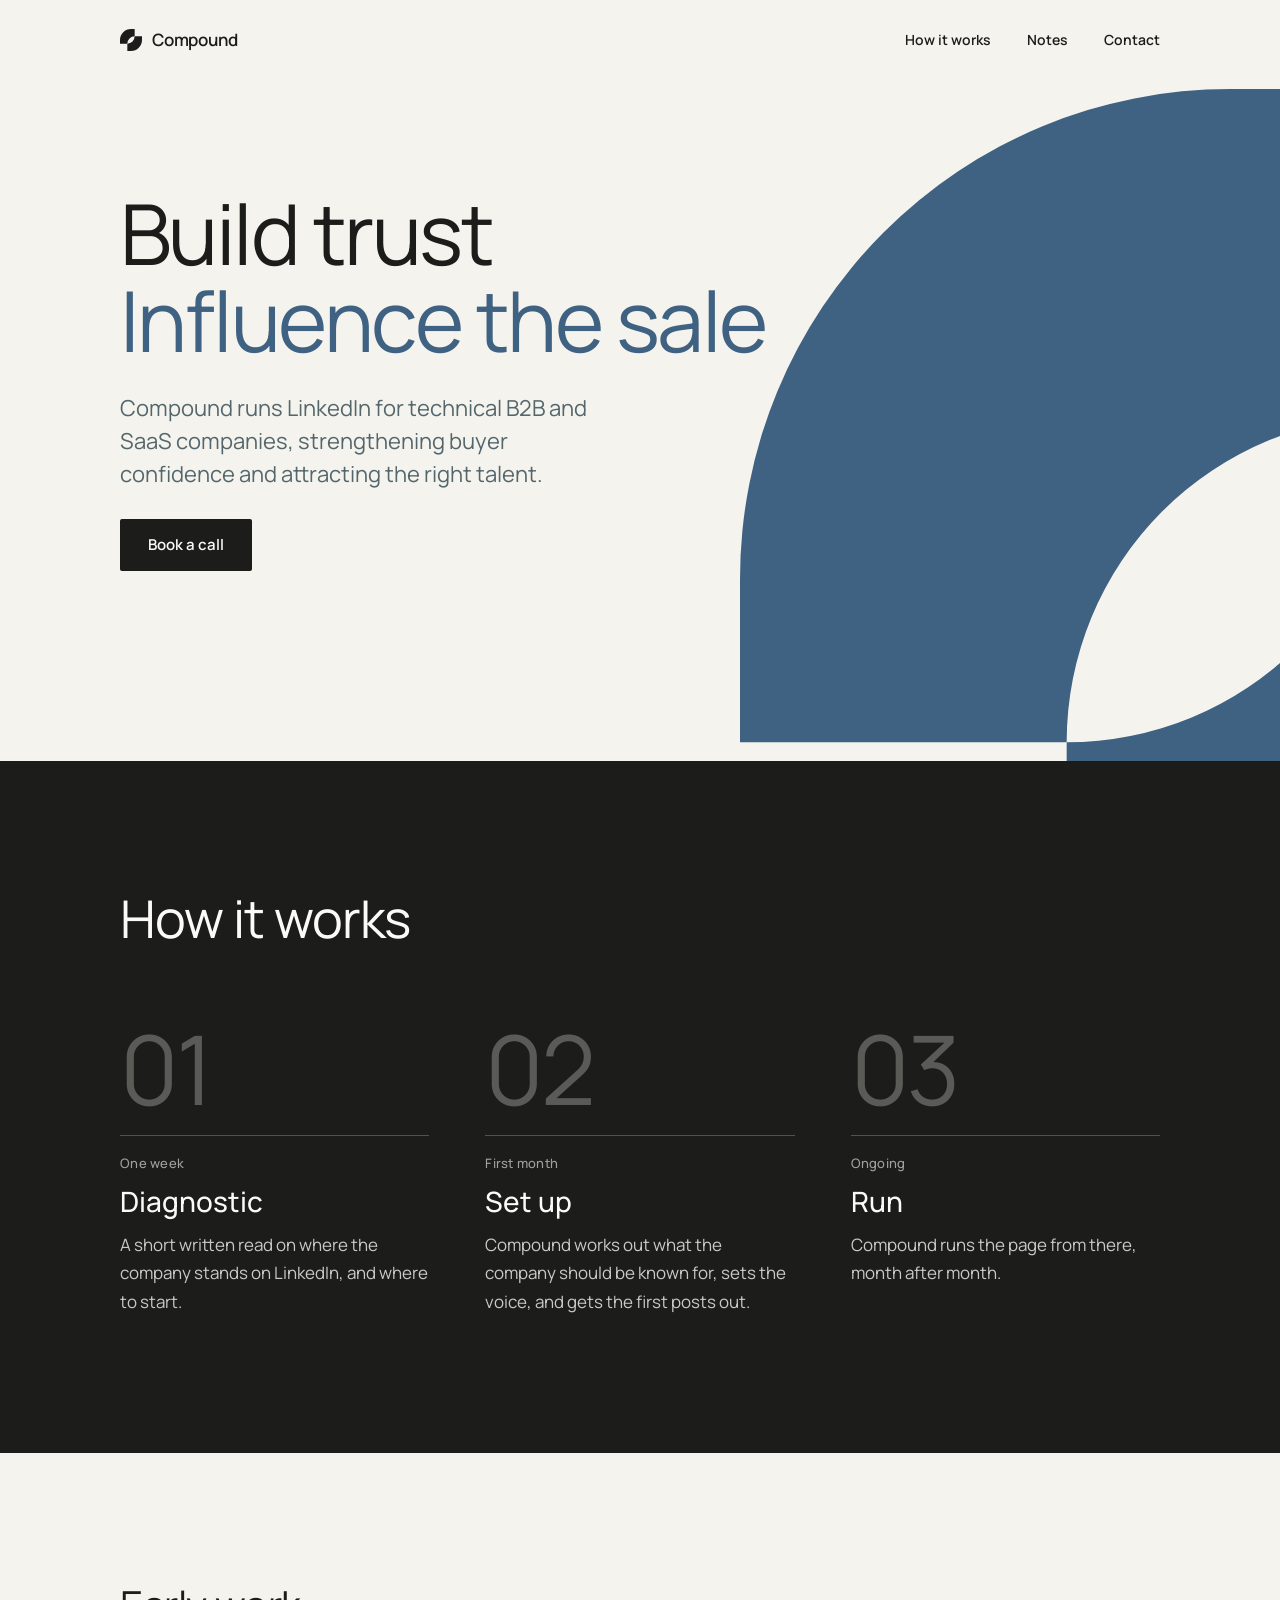
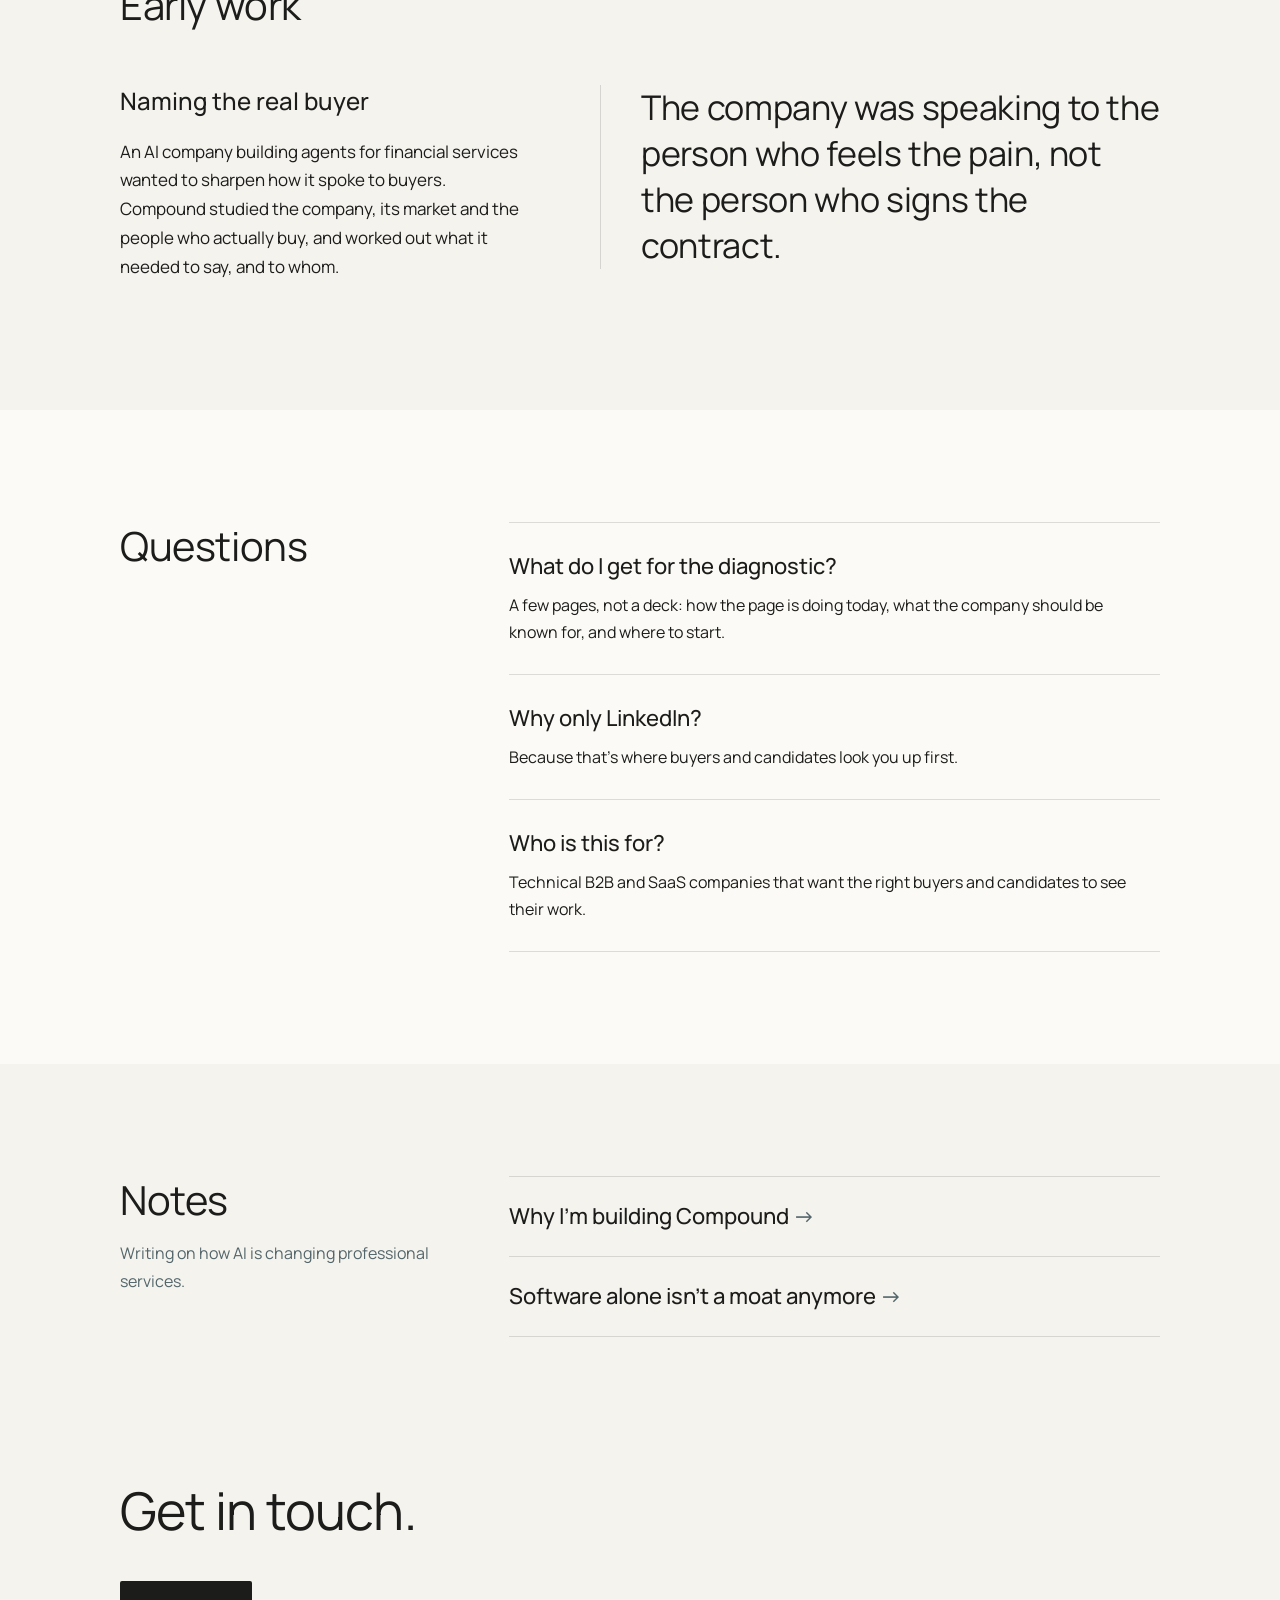
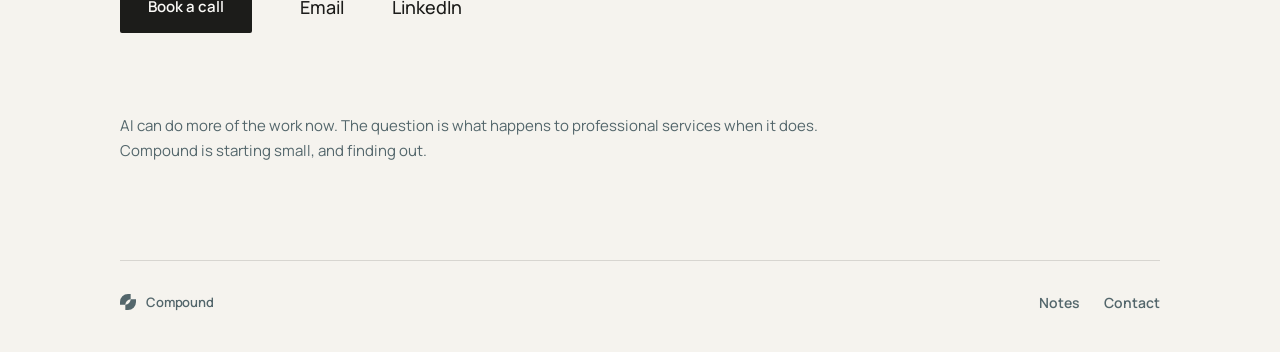
<file: index.html>
<!DOCTYPE html>
<html lang="en">
<head>
<meta charset="utf-8">
<meta name="viewport" content="width=device-width, initial-scale=1">
<title>Compound</title>
<meta name="description" content="Compound runs LinkedIn for technical B2B and SaaS companies, strengthening buyer confidence and attracting the right talent.">
<meta property="og:type" content="website">
<meta property="og:title" content="Compound">
<meta property="og:description" content="Compound runs LinkedIn for technical B2B and SaaS companies, strengthening buyer confidence and attracting the right talent.">
<meta property="og:url" content="https://bycompound.com">
<meta property="og:image" content="https://bycompound.com/og.png">
<meta property="twitter:image" content="https://bycompound.com/og.png">
<meta name="twitter:card" content="summary">
<meta name="twitter:title" content="Compound">
<meta name="twitter:description" content="Compound runs LinkedIn for technical B2B and SaaS companies, strengthening buyer confidence and attracting the right talent.">
<link rel="icon" href="/favicon.ico" sizes="any">
<link rel="icon" type="image/svg+xml" href="/favicon.svg">
<script type="application/ld+json">
{"@context":"https://schema.org","@type":"Organization","name":"Compound","url":"https://bycompound.com","email":"tushar@bycompound.com"}
</script>
<link rel="preconnect" href="https://fonts.googleapis.com">
<link rel="preconnect" href="https://fonts.gstatic.com" crossorigin>
<link href="https://fonts.googleapis.com/css2?family=Manrope:wght@400;500;600&display=swap" rel="stylesheet">
<style>
  :root {
    --ink: #1C1C1A; --paper: #F5F3EE; --white: #FBFAF7; --slate: #53666B; --blue: #3F6282;
    --rule: rgba(28,28,26,0.14); --pad: 120px;
  }
  * { box-sizing: border-box; }
  html { scroll-behavior: smooth; }
  body { margin: 0; font-family: 'Manrope', system-ui, -apple-system, sans-serif; background: var(--paper); color: var(--ink); -webkit-font-smoothing: antialiased; }
  a { color: var(--ink); text-decoration: none; }
  a:hover { color: var(--slate); }
  a:focus-visible { outline: 2px solid var(--blue); outline-offset: 4px; }
  .wrap { max-width: 1440px; margin: 0 auto; padding-left: var(--pad); padding-right: var(--pad); }

  header.site { position: sticky; top: 0; z-index: 10; background: var(--paper); }
  header.site .wrap { display: flex; align-items: center; justify-content: space-between; padding-top: 28px; padding-bottom: 28px; }
  .logo { display: flex; align-items: center; gap: 10px; }
  .logo span { font-weight: 600; font-size: 17px; letter-spacing: -0.01em; }
  nav.main { display: flex; gap: 36px; }
  nav.main a { font-weight: 600; font-size: 14px; }

  .btn { display: inline-flex; align-items: center; height: 52px; padding: 0 28px; background: var(--ink); color: var(--white); font-weight: 600; font-size: 15px; border-radius: 2px; }
  .btn:hover { background: #33332f; color: var(--white); }

  .hero { position: relative; overflow: hidden; }
  .hero .wrap { position: relative; padding-top: 110px; padding-bottom: 190px; }
  .hero-shape { position: absolute; right: -440px; top: 10px; width: 980px; height: 980px; }
  .hero-text { position: relative; z-index: 1; display: flex; flex-direction: column; gap: 28px; max-width: 860px; }
  h1 { margin: 0; font-weight: 400; font-size: 84px; line-height: 1.04; letter-spacing: -0.03em; }
  h1 .accent { color: var(--blue); }
  .sub { margin: 0; font-size: 22px; line-height: 1.5; color: var(--slate); max-width: 500px; }

  .how { background: var(--ink); color: var(--white); }
  .how .wrap { padding-top: 128px; padding-bottom: 136px; display: flex; flex-direction: column; gap: 72px; }
  h2 { margin: 0; font-weight: 400; font-size: 52px; line-height: 1.15; letter-spacing: -0.015em; }
  h2.small { font-size: 40px; line-height: 1.2; letter-spacing: -0.01em; }
  .steps { display: grid; grid-template-columns: repeat(3, minmax(0, 1fr)); gap: 56px; }
  .step { display: flex; flex-direction: column; gap: 18px; }
  .step .num { font-size: 96px; line-height: 1; letter-spacing: -0.03em; color: rgba(251,250,247,0.28); }
  .step .body { border-top: 1px solid rgba(251,250,247,0.24); padding-top: 18px; display: flex; flex-direction: column; gap: 12px; }
  .step .when { font-weight: 500; font-size: 13px; letter-spacing: 0.02em; color: rgba(251,250,247,0.6); }
  .step h3 { margin: 0; font-weight: 500; font-size: 28px; line-height: 1.25; color: var(--white); }
  .step p { margin: 0; font-size: 17px; line-height: 1.7; max-width: 340px; color: rgba(251,250,247,0.78); }

  .work .wrap { padding-top: 128px; padding-bottom: 128px; display: flex; flex-direction: column; gap: 56px; }
  .case { display: grid; grid-template-columns: 5fr 7fr; gap: 80px; align-items: start; }
  .case h3 { margin: 0 0 20px; font-weight: 500; font-size: 24px; line-height: 1.35; }
  .case p { margin: 0; font-size: 17px; line-height: 1.7; }
  .case .punch { padding-left: 40px; border-left: 1px solid var(--rule); font-size: 34px; line-height: 1.35; letter-spacing: -0.01em; }

  .faq { background: var(--white); }
  .faq .wrap, .notes .wrap { display: grid; grid-template-columns: 4fr 8fr; gap: 64px; }
  .faq .wrap { padding-top: 112px; padding-bottom: 112px; }
  .qa { padding: 28px 0; border-top: 1px solid var(--rule); display: flex; flex-direction: column; gap: 10px; }
  .qa:last-child { border-bottom: 1px solid var(--rule); }
  .qa h3 { margin: 0; font-weight: 500; font-size: 22px; line-height: 1.4; }
  .qa p { margin: 0; font-size: 16px; line-height: 1.7; max-width: 640px; }

  .notes .wrap { padding-top: 112px; }
  .notes .intro { margin: 16px 0 0; font-size: 16px; line-height: 1.7; color: var(--slate); max-width: 320px; }
  .notes .list a { display: block; padding: 24px 0; border-top: 1px solid var(--rule); font-weight: 500; font-size: 22px; line-height: 1.4; }
  .notes .list a:last-child { border-bottom: 1px solid var(--rule); }
  .notes .list a span { color: var(--slate); }

  .contact .wrap { padding-top: 144px; padding-bottom: 96px; display: flex; flex-direction: column; gap: 40px; }
  .contact .links { display: flex; flex-wrap: wrap; align-items: center; gap: 20px 48px; }
  .contact .links a:not(.btn) { font-weight: 500; font-size: 18px; }
  .closing { margin: 40px 0 0; font-size: 15px; line-height: 1.7; color: var(--slate); }

  footer .wrap { padding-top: 0; padding-bottom: 40px; }
  footer .inner { border-top: 1px solid var(--rule); padding-top: 32px; display: flex; align-items: center; justify-content: space-between; }
  footer .logo span { font-size: 13px; color: var(--slate); }
  footer nav { display: flex; gap: 24px; }
  footer nav a { font-weight: 600; font-size: 14px; color: var(--slate); }

  @media (max-width: 1100px) {
    :root { --pad: 48px; }
    h1 { font-size: 68px; }
    .hero-shape { right: -560px; }
  }
  @media (max-width: 760px) {
    :root { --pad: 24px; }
    header.site .wrap { padding-top: 22px; padding-bottom: 22px; }
    nav.main a:first-child { display: none; }
    nav.main { gap: 24px; }
    .hero .wrap { padding-top: 56px; padding-bottom: 80px; }
    .hero-clip { display: none; }
    .hero-text { gap: 24px; }
    h1 { font-size: 52px; letter-spacing: -0.02em; }
    .sub { font-size: 18px; line-height: 1.55; }
    h2 { font-size: 34px; line-height: 1.2; }
    h2.small { font-size: 30px; line-height: 1.25; }
    .how .wrap { padding-top: 80px; padding-bottom: 80px; gap: 48px; }
    .steps { grid-template-columns: 1fr; gap: 48px; }
    .step .num { font-size: 64px; }
    .step h3 { font-size: 24px; }
    .work .wrap { padding-top: 80px; padding-bottom: 80px; gap: 40px; }
    .case { grid-template-columns: 1fr; gap: 28px; }
    .case .punch { padding-left: 0; padding-top: 24px; border-left: 0; border-top: 1px solid var(--rule); font-size: 22px; line-height: 1.45; font-weight: 500; }
    .faq .wrap, .notes .wrap { grid-template-columns: 1fr; gap: 24px; }
    .faq .wrap { padding-top: 72px; padding-bottom: 72px; }
    .qa h3 { font-size: 20px; }
    .notes .wrap { padding-top: 72px; }
    .contact .wrap { padding-top: 96px; padding-bottom: 64px; gap: 32px; }
    .contact .links { gap: 20px 32px; }
    .closing { margin-top: 24px; }
    .closing br { display: none; }
  }
</style>
</head>
<body>

<header class="site">
  <div class="wrap">
    <a href="/" class="logo" aria-label="Compound home">
      <svg viewBox="0 0 600 600" width="22" height="22" aria-hidden="true"><path d="M 400,0 L 400,200 A 200,200 0 0,0 200,400 L 0,400 L 0,300 A 300,300 0 0,1 300,0 L 400,0 Z" fill="#1C1C1A"/><path d="M 200,600 L 200,400 A 200,200 0 0,0 400,200 L 600,200 L 600,300 A 300,300 0 0,1 300,600 L 200,600 Z" fill="#1C1C1A"/></svg>
      <span>Compound</span>
    </a>
    <nav class="main">
      <a href="#how">How it works</a>
      <a href="#notes">Notes</a>
      <a href="#contact">Contact</a>
    </nav>
  </div>
</header>

<main>
  <section class="hero">
    <div class="wrap">
      <div class="hero-clip">
        <svg class="hero-shape" viewBox="0 0 600 600" aria-hidden="true"><path d="M 400,0 L 400,200 A 200,200 0 0,0 200,400 L 0,400 L 0,300 A 300,300 0 0,1 300,0 L 400,0 Z" fill="#3F6282"/><path d="M 200,600 L 200,400 A 200,200 0 0,0 400,200 L 600,200 L 600,300 A 300,300 0 0,1 300,600 L 200,600 Z" fill="#3F6282"/></svg>
      </div>
      <div class="hero-text">
        <h1>Build trust<br><span class="accent">Influence the sale</span></h1>
        <p class="sub">Compound runs LinkedIn for technical B2B and SaaS companies, strengthening buyer confidence and attracting the right talent.</p>
        <div><a class="btn" href="https://cal.com/bycompound/30min" target="_blank" rel="noopener">Book a call</a></div>
      </div>
    </div>
  </section>

  <section class="how" id="how">
    <div class="wrap">
      <h2>How it works</h2>
      <div class="steps">
        <div class="step">
          <span class="num">01</span>
          <div class="body">
            <span class="when">One week</span>
            <h3>Diagnostic</h3>
            <p>A short written read on where the company stands on LinkedIn, and where to start.</p>
          </div>
        </div>
        <div class="step">
          <span class="num">02</span>
          <div class="body">
            <span class="when">First month</span>
            <h3>Set up</h3>
            <p>Compound works out what the company should be known for, sets the voice, and gets the first posts out.</p>
          </div>
        </div>
        <div class="step">
          <span class="num">03</span>
          <div class="body">
            <span class="when">Ongoing</span>
            <h3>Run</h3>
            <p>Compound runs the page from there, month after month.</p>
          </div>
        </div>
      </div>
    </div>
  </section>

  <section class="work" id="work">
    <div class="wrap">
      <h2 class="small">Early work</h2>
      <div class="case">
        <div>
          <h3>Naming the real buyer</h3>
          <p>An AI company building agents for financial services wanted to sharpen how it spoke to buyers. Compound studied the company, its market and the people who actually buy, and worked out what it needed to say, and to whom.</p>
        </div>
        <p class="punch">The company was speaking to the person who feels the pain, not the person who signs the contract.</p>
      </div>
    </div>
  </section>

  <section class="faq" id="faq">
    <div class="wrap">
      <h2 class="small">Questions</h2>
      <div>
        <div class="qa">
          <h3>What do I get for the diagnostic?</h3>
          <p>A few pages, not a deck: how the page is doing today, what the company should be known for, and where to start.</p>
        </div>
        <div class="qa">
          <h3>Why only LinkedIn?</h3>
          <p>Because that's where buyers and candidates look you up first.</p>
        </div>
        <div class="qa">
          <h3>Who is this for?</h3>
          <p>Technical B2B and SaaS companies that want the right buyers and candidates to see their work.</p>
        </div>
      </div>
    </div>
  </section>

  <section class="notes" id="notes">
    <div class="wrap">
      <div>
        <h2 class="small">Notes</h2>
        <p class="intro">Writing on how AI is changing professional services.</p>
      </div>
      <div class="list">
        <a href="why-im-building-compound.html">Why I'm building Compound <span>→</span></a>
        <a href="software-alone-isnt-a-moat.html">Software alone isn't a moat anymore <span>→</span></a>
      </div>
    </div>
  </section>

  <section class="contact" id="contact">
    <div class="wrap">
      <h2>Get in touch.</h2>
      <div class="links">
        <a class="btn" href="https://cal.com/bycompound/30min" target="_blank" rel="noopener">Book a call</a>
        <a href="mailto:tushar@bycompound.com">Email</a>
        <a href="https://www.linkedin.com/company/bycompound/" target="_blank" rel="noopener">LinkedIn</a>
      </div>
      <p class="closing">AI can do more of the work now. The question is what happens to professional services when it does. <br>Compound is starting small, and finding out.</p>
    </div>
  </section>
</main>

<footer>
  <div class="wrap">
    <div class="inner">
      <div class="logo">
        <svg viewBox="0 0 600 600" width="16" height="16" aria-hidden="true"><path d="M 400,0 L 400,200 A 200,200 0 0,0 200,400 L 0,400 L 0,300 A 300,300 0 0,1 300,0 L 400,0 Z" fill="#53666B"/><path d="M 200,600 L 200,400 A 200,200 0 0,0 400,200 L 600,200 L 600,300 A 300,300 0 0,1 300,600 L 200,600 Z" fill="#53666B"/></svg>
        <span>Compound</span>
      </div>
      <nav>
        <a href="#notes">Notes</a>
        <a href="#contact">Contact</a>
      </nav>
    </div>
  </div>
</footer>

</body>
</html>
</file>
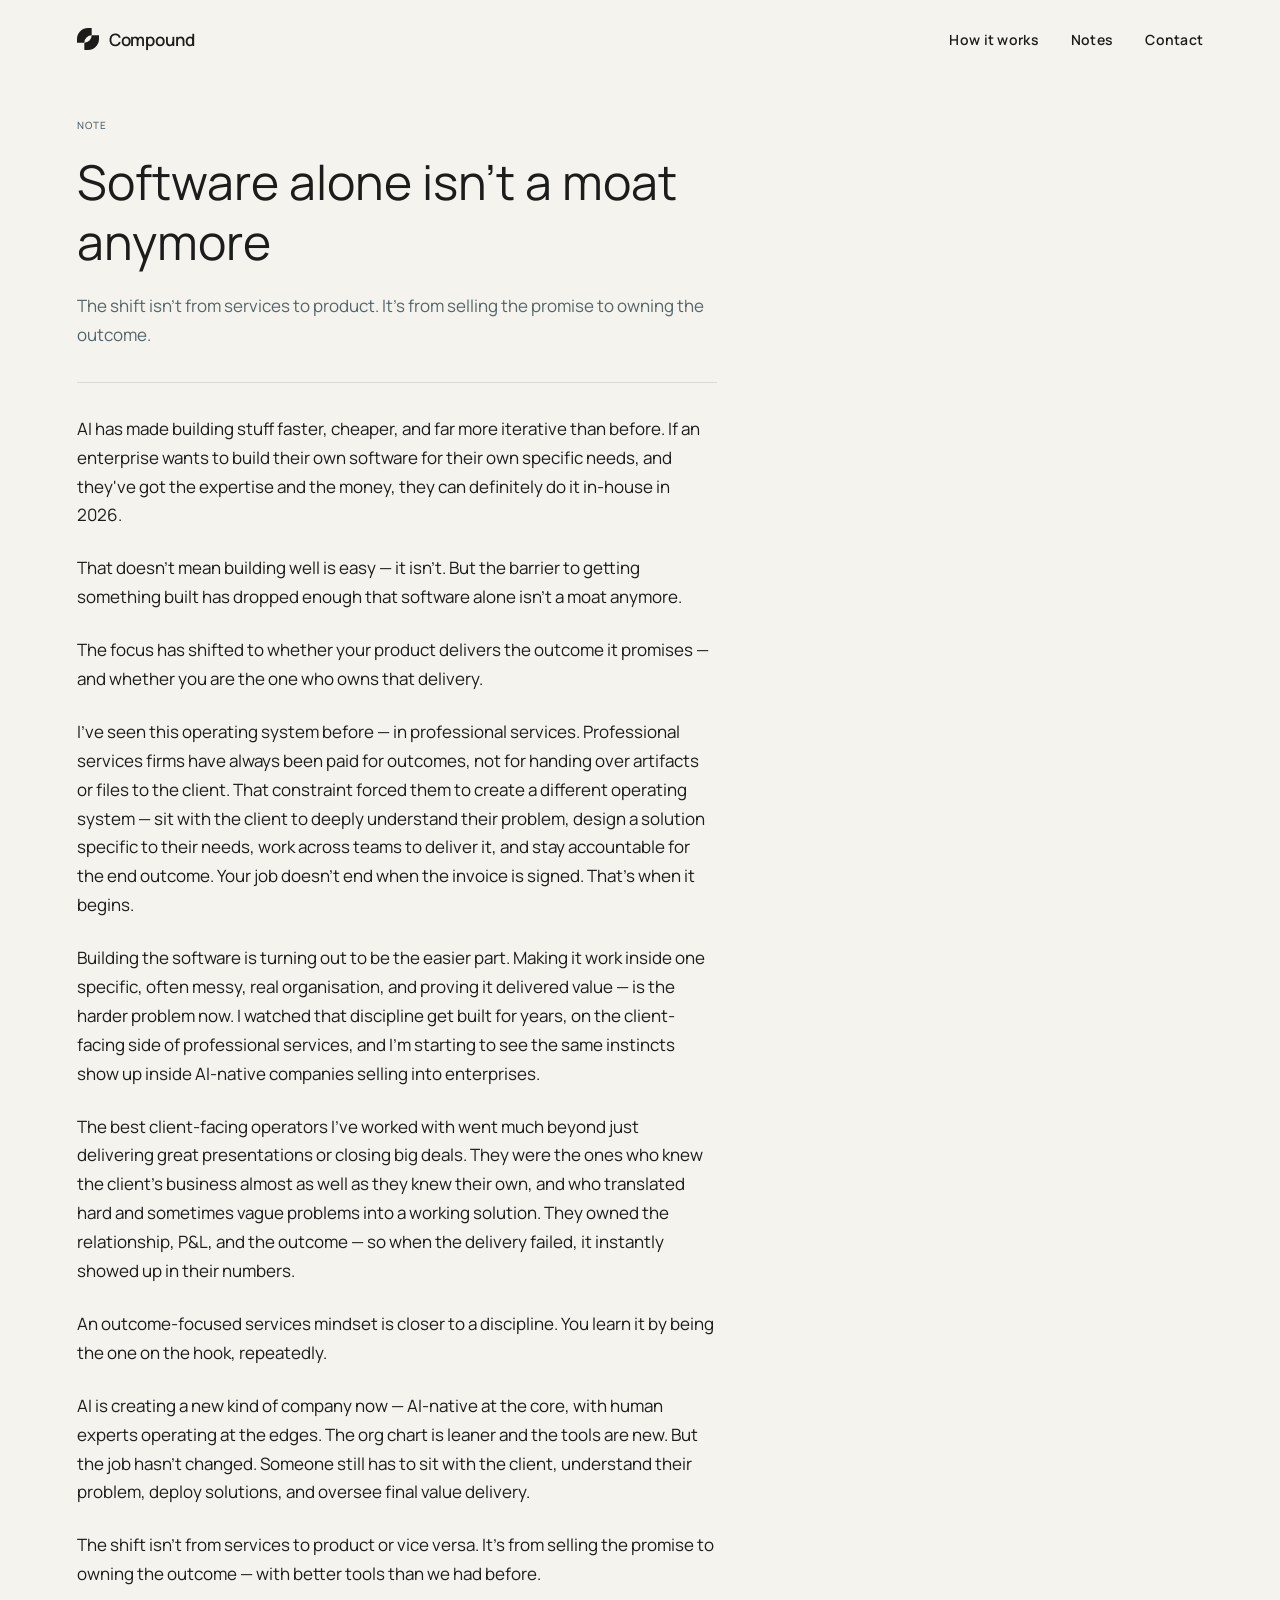
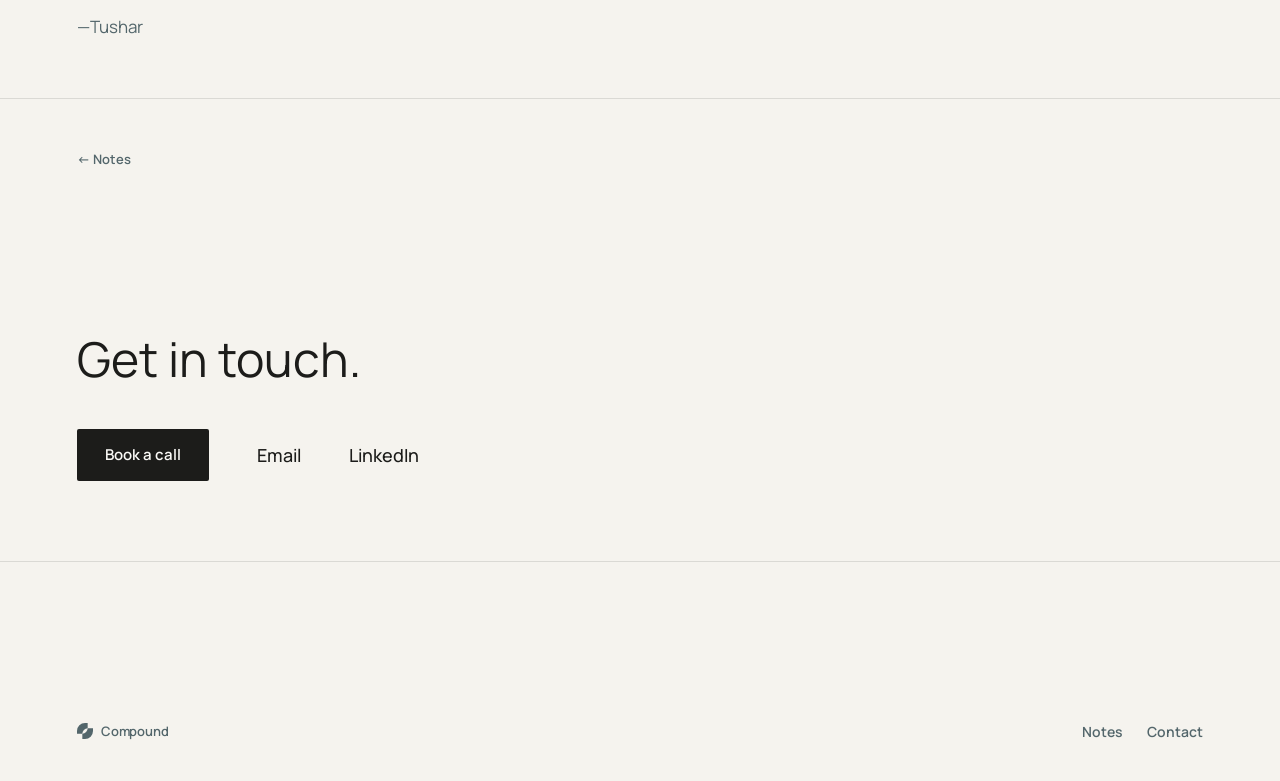
<file: software-alone-isnt-a-moat.html>
<!DOCTYPE html>
<html>
<head>
<meta charset="utf-8">
<meta name="viewport" content="width=device-width, initial-scale=1">
<title>Software alone isn't a moat anymore — Compound</title>
<meta name="description" content="The shift isn't from services to product. It's from selling the promise to owning the outcome.">
<meta property="og:type" content="article">
<meta property="og:title" content="Software alone isn't a moat anymore">
<meta property="og:description" content="The shift isn't from services to product. It's from selling the promise to owning the outcome.">
<meta property="og:url" content="https://bycompound.com/software-alone-isnt-a-moat.html">
<!-- og:image/twitter:image placeholder: og.png does not exist yet, upload before launch -->
<meta property="og:image" content="https://bycompound.com/og.png">
<meta name="twitter:card" content="summary">
<meta name="twitter:title" content="Software alone isn't a moat anymore">
<meta name="twitter:description" content="The shift isn't from services to product. It's from selling the promise to owning the outcome.">
<meta property="twitter:image" content="https://bycompound.com/og.png">
<link rel="icon" href="/favicon.ico" sizes="any"><link rel="icon" type="image/svg+xml" href="/favicon.svg">
<link rel="preconnect" href="https://fonts.googleapis.com">
<link href="https://fonts.googleapis.com/css2?family=Manrope:wght@400;500;600&display=swap" rel="stylesheet">
<style>
  * { box-sizing: border-box; }
  body { margin: 0; font-family: 'Manrope', sans-serif; background: #F5F3EE; }
  a { color: #3F6282; text-decoration: none; }
  a:hover { color: #2E4A66; }
  .back-link:hover { color: #1C1C1A; }
  @media (max-width: 760px) { header nav a:first-child { display: none; } header nav { gap: 24px !important; } }
</style>
</head>
<body>
<div style="background:#F5F3EE;">

  <header style="position:sticky; top:0; z-index:10; background:#F5F3EE; display:flex; align-items:center; justify-content:space-between; padding:28px clamp(24px,6vw,96px); max-width:1400px; margin:0 auto; flex-wrap:wrap; gap:16px;">
    <a href="index.html" style="display:flex; align-items:center; gap:10px; text-decoration:none; color:inherit;">
      <svg viewBox="0 0 600 600" width="22" height="22" style="color:#1C1C1A; flex-shrink:0;">
        <path d="M 400,0 L 400,200 A 200,200 0 0,0 200,400 L 0,400 L 0,300 A 300,300 0 0,1 300,0 L 400,0 Z" fill="currentColor"/>
        <path d="M 200,600 L 200,400 A 200,200 0 0,0 400,200 L 600,200 L 600,300 A 300,300 0 0,1 300,600 L 200,600 Z" fill="currentColor"/>
      </svg>
      <span style="font:600 17px/1 Manrope; letter-spacing:-0.01em; color:#1C1C1A;">Compound</span>
    </a>
    <nav style="display:flex; gap:32px;">
      <a href="index.html#how" style="font:600 14px Manrope; letter-spacing:0.02em; color:#1C1C1A;">How it works</a>
      <a href="index.html#notes" style="font:600 14px Manrope; letter-spacing:0.02em; color:#1C1C1A;">Notes</a>
      <a href="#contact" style="font:600 14px Manrope; letter-spacing:0.02em; color:#1C1C1A;">Contact</a>
    </nav>
  </header>

  <article style="padding:40px clamp(24px,6vw,96px) 0; max-width:1400px; margin:0 auto;">
    <p style="margin:0 0 20px; font:500 10px Manrope; letter-spacing:0.1em; text-transform:uppercase; color:#53666B;">Note</p>
    <h1 style="margin:0 0 20px; max-width:680px; font:400 clamp(32px,6vw,48px)/1.25 Manrope; color:#1C1C1A;">Software alone isn't a moat anymore</h1>
    <p style="margin:0 0 32px; max-width:640px; font:400 17px/1.7 Manrope; color:#53666B;">The shift isn't from services to product. It's from selling the promise to owning the outcome.</p>
    <div style="max-width:640px; border-top:1px solid rgba(28,28,26,0.12); padding-top:32px; padding-bottom:56px; display:flex; flex-direction:column; gap:24px;">
      <p style="margin:0; font:400 17px/1.7 Manrope; color:#1C1C1A;">AI has made building stuff faster, cheaper, and far more iterative than before. If an enterprise wants to build their own software for their own specific needs, and they've got the expertise and the money, they can definitely do it in-house in 2026.</p>
      <p style="margin:0; font:400 17px/1.7 Manrope; color:#1C1C1A;">That doesn't mean building well is easy — it isn't. But the barrier to getting something built has dropped enough that software alone isn't a moat anymore.</p>
      <p style="margin:0; font:400 17px/1.7 Manrope; color:#1C1C1A;">The focus has shifted to whether your product delivers the outcome it promises — and whether you are the one who owns that delivery.</p>
      <p style="margin:0; font:400 17px/1.7 Manrope; color:#1C1C1A;">I've seen this operating system before — in professional services. Professional services firms have always been paid for outcomes, not for handing over artifacts or files to the client. That constraint forced them to create a different operating system — sit with the client to deeply understand their problem, design a solution specific to their needs, work across teams to deliver it, and stay accountable for the end outcome. Your job doesn't end when the invoice is signed. That's when it begins.</p>
      <p style="margin:0; font:400 17px/1.7 Manrope; color:#1C1C1A;">Building the software is turning out to be the easier part. Making it work inside one specific, often messy, real organisation, and proving it delivered value — is the harder problem now. I watched that discipline get built for years, on the client-facing side of professional services, and I'm starting to see the same instincts show up inside AI-native companies selling into enterprises.</p>
      <p style="margin:0; font:400 17px/1.7 Manrope; color:#1C1C1A;">The best client-facing operators I've worked with went much beyond just delivering great presentations or closing big deals. They were the ones who knew the client's business almost as well as they knew their own, and who translated hard and sometimes vague problems into a working solution. They owned the relationship, P&amp;L, and the outcome — so when the delivery failed, it instantly showed up in their numbers.</p>
      <p style="margin:0; font:400 17px/1.7 Manrope; color:#1C1C1A;">An outcome-focused services mindset is closer to a discipline. You learn it by being the one on the hook, repeatedly.</p>
      <p style="margin:0; font:400 17px/1.7 Manrope; color:#1C1C1A;">AI is creating a new kind of company now — AI-native at the core, with human experts operating at the edges. The org chart is leaner and the tools are new. But the job hasn't changed. Someone still has to sit with the client, understand their problem, deploy solutions, and oversee final value delivery.</p>
      <p style="margin:0; font:400 17px/1.7 Manrope; color:#1C1C1A;">The shift isn't from services to product or vice versa. It's from selling the promise to owning the outcome — with better tools than we had before.</p>
      <p style="margin:0; font:400 17px/1.7 Manrope; color:#53666B;">—Tushar</p>
    </div>
  </article>

  <div style="padding:48px clamp(24px,6vw,96px) 0; max-width:1400px; margin:0 auto; border-top:1px solid rgba(28,28,26,0.12);">
    <a href="index.html#notes" style="font:600 13px Manrope; color:#53666B;" class="back-link">← Notes</a>
  </div>

  <section id="contact" style="padding:clamp(80px,18vw,160px) clamp(24px,6vw,96px) 80px; max-width:1400px; margin:0 auto;">
    <h2 style="margin:0 0 40px; font:400 clamp(32px,6vw,48px)/1.25 Manrope; color:#1C1C1A;">Get in touch.</h2>
    <div style="display:flex; gap:20px 48px; flex-wrap:wrap; align-items:center;">
      <a href="https://cal.com/bycompound/30min" target="_blank" rel="noopener" style="display:inline-flex; align-items:center; height:52px; padding:0 28px; background:#1C1C1A; color:#FBFAF7; font:600 15px Manrope; border-radius:2px;">Book a call</a>
      <a href="mailto:tushar@bycompound.com" style="font:500 18px Manrope; color:#1C1C1A;">Email</a>
      <a href="https://www.linkedin.com/company/bycompound/" target="_blank" rel="noopener" style="font:500 18px Manrope; color:#1C1C1A;">LinkedIn</a>
    </div>
  </section>

  <footer style="padding:160px clamp(24px,6vw,96px) 40px; max-width:1400px; margin:0 auto; display:flex; align-items:center; justify-content:space-between; flex-wrap:wrap; gap:16px; border-top:1px solid rgba(28,28,26,0.12);">
    <div style="display:flex; align-items:center; gap:8px;">
      <svg viewBox="0 0 600 600" width="16" height="16" style="color:#53666B; flex-shrink:0;">
        <path d="M 400,0 L 400,200 A 200,200 0 0,0 200,400 L 0,400 L 0,300 A 300,300 0 0,1 300,0 L 400,0 Z" fill="currentColor"/>
        <path d="M 200,600 L 200,400 A 200,200 0 0,0 400,200 L 600,200 L 600,300 A 300,300 0 0,1 300,600 L 200,600 Z" fill="currentColor"/>
      </svg>
      <span style="font:600 13px/1 Manrope; letter-spacing:-0.01em; color:#53666B;">Compound</span>
    </div>
    <nav style="display:flex; gap:24px;">
      <a href="index.html#notes" style="font:600 14px Manrope; color:#53666B;">Notes</a>
      <a href="#contact" style="font:600 14px Manrope; color:#53666B;">Contact</a>
    </nav>
  </footer>

</div>

</body>
</html>
</file>
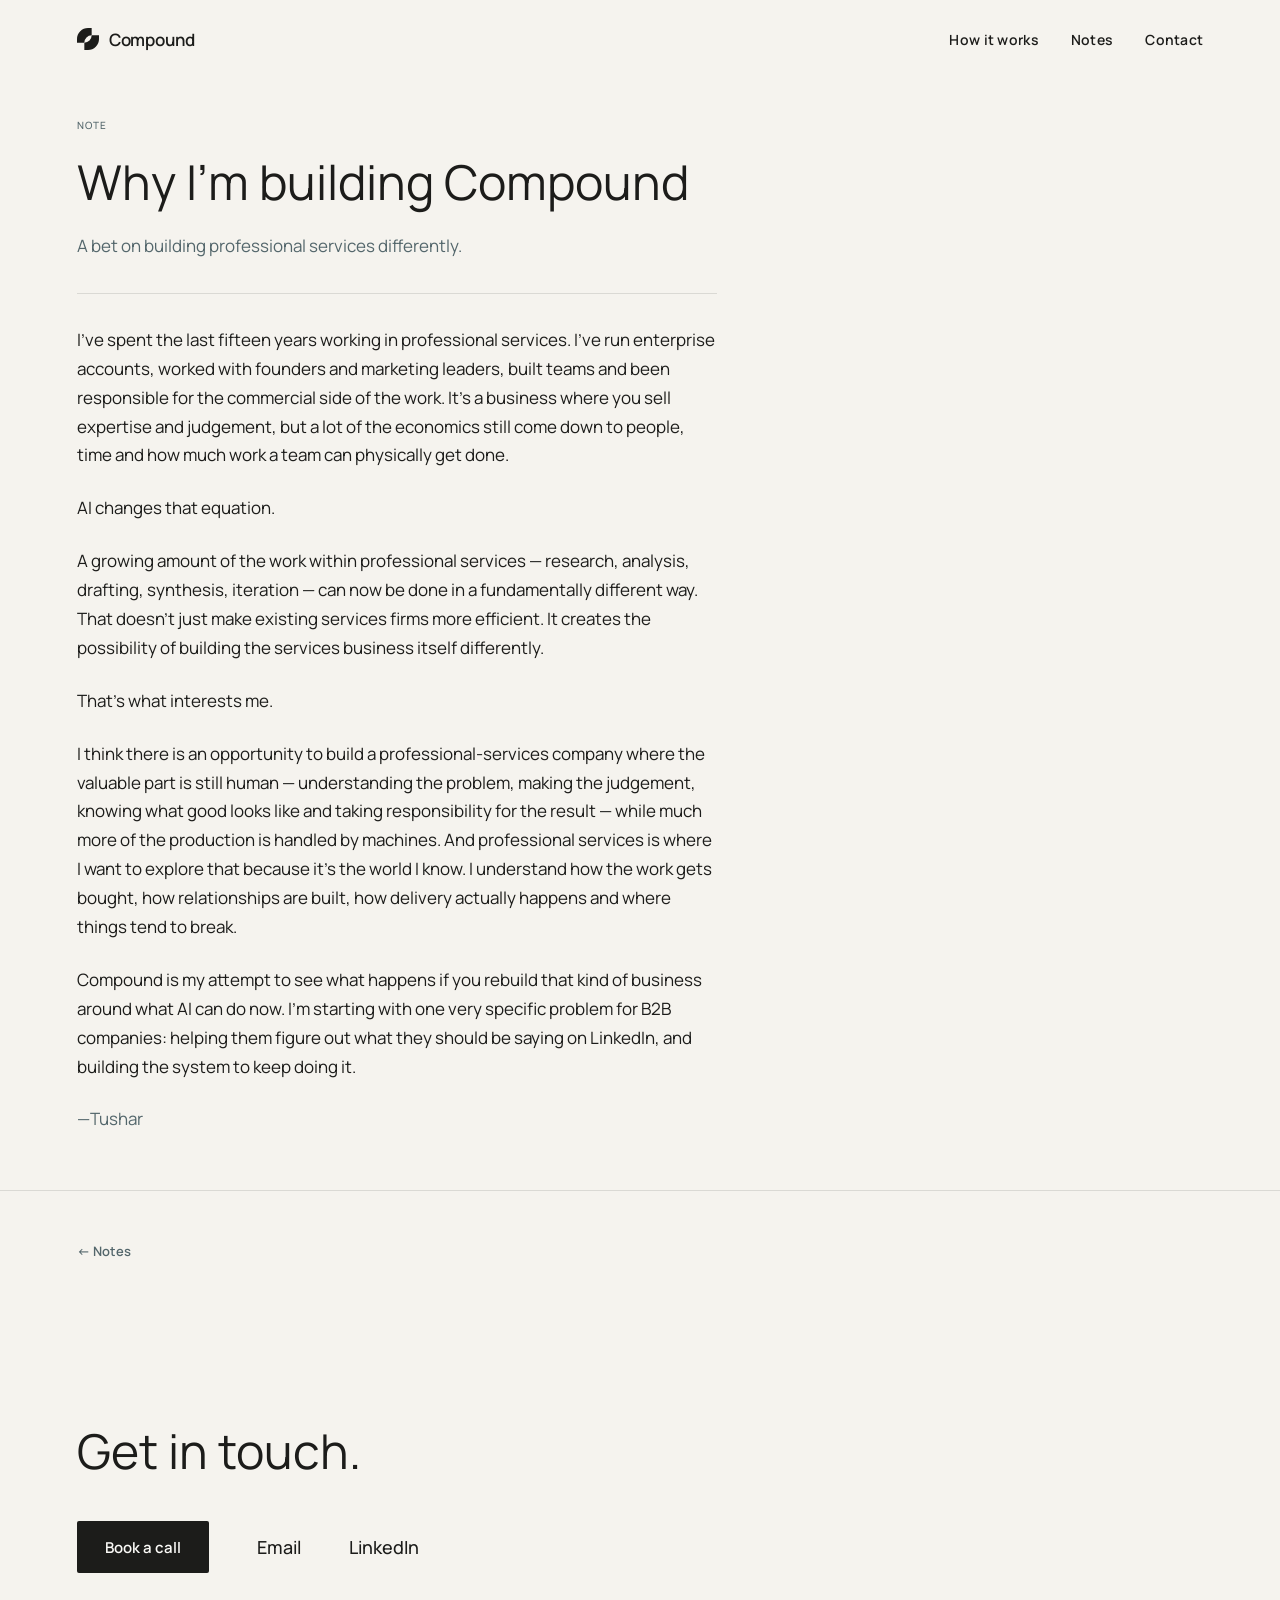
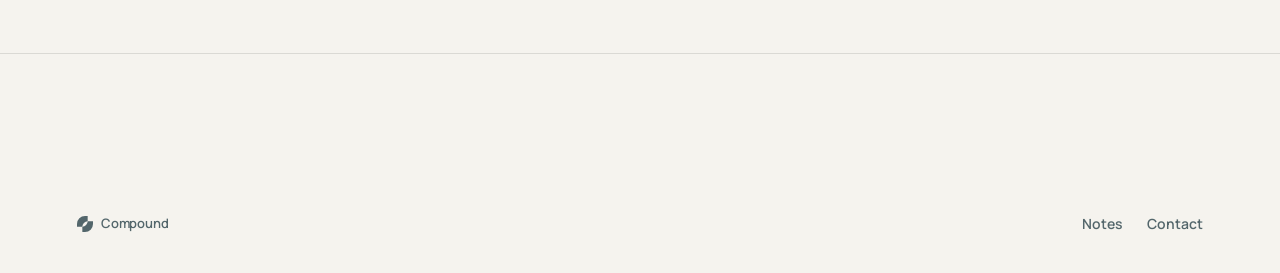
<file: why-im-building-compound.html>
<!DOCTYPE html>
<html>
<head>
<meta charset="utf-8">
<meta name="viewport" content="width=device-width, initial-scale=1">
<title>Why I'm building Compound — Compound</title>
<meta name="description" content="A bet on building professional services differently.">
<meta property="og:type" content="article">
<meta property="og:title" content="Why I'm building Compound">
<meta property="og:description" content="A bet on building professional services differently.">
<meta property="og:url" content="https://bycompound.com/why-im-building-compound.html">
<!-- og:image/twitter:image placeholder: og.png does not exist yet, upload before launch -->
<meta property="og:image" content="https://bycompound.com/og.png">
<meta name="twitter:card" content="summary">
<meta name="twitter:title" content="Why I'm building Compound">
<meta name="twitter:description" content="A bet on building professional services differently.">
<meta property="twitter:image" content="https://bycompound.com/og.png">
<link rel="icon" href="/favicon.ico" sizes="any"><link rel="icon" type="image/svg+xml" href="/favicon.svg">
<link rel="preconnect" href="https://fonts.googleapis.com">
<link href="https://fonts.googleapis.com/css2?family=Manrope:wght@400;500;600&display=swap" rel="stylesheet">
<style>
  * { box-sizing: border-box; }
  body { margin: 0; font-family: 'Manrope', sans-serif; background: #F5F3EE; }
  a { color: #3F6282; text-decoration: none; }
  a:hover { color: #2E4A66; }
  .back-link:hover { color: #1C1C1A; }
  @media (max-width: 760px) { header nav a:first-child { display: none; } header nav { gap: 24px !important; } }
</style>
</head>
<body>
<div style="background:#F5F3EE;">

  <header style="position:sticky; top:0; z-index:10; background:#F5F3EE; display:flex; align-items:center; justify-content:space-between; padding:28px clamp(24px,6vw,96px); max-width:1400px; margin:0 auto; flex-wrap:wrap; gap:16px;">
    <a href="index.html" style="display:flex; align-items:center; gap:10px; text-decoration:none; color:inherit;">
      <svg viewBox="0 0 600 600" width="22" height="22" style="color:#1C1C1A; flex-shrink:0;">
        <path d="M 400,0 L 400,200 A 200,200 0 0,0 200,400 L 0,400 L 0,300 A 300,300 0 0,1 300,0 L 400,0 Z" fill="currentColor"/>
        <path d="M 200,600 L 200,400 A 200,200 0 0,0 400,200 L 600,200 L 600,300 A 300,300 0 0,1 300,600 L 200,600 Z" fill="currentColor"/>
      </svg>
      <span style="font:600 17px/1 Manrope; letter-spacing:-0.01em; color:#1C1C1A;">Compound</span>
    </a>
    <nav style="display:flex; gap:32px;">
      <a href="index.html#how" style="font:600 14px Manrope; letter-spacing:0.02em; color:#1C1C1A;">How it works</a>
      <a href="index.html#notes" style="font:600 14px Manrope; letter-spacing:0.02em; color:#1C1C1A;">Notes</a>
      <a href="#contact" style="font:600 14px Manrope; letter-spacing:0.02em; color:#1C1C1A;">Contact</a>
    </nav>
  </header>

<article style="padding:40px clamp(24px,6vw,96px) 0; max-width:1400px; margin:0 auto;">
    <p style="margin:0 0 20px; font:500 10px Manrope; letter-spacing:0.1em; text-transform:uppercase; color:#53666B;">Note</p>
    <h1 style="margin:0 0 20px; max-width:680px; font:400 clamp(32px,6vw,48px)/1.25 Manrope; color:#1C1C1A;">Why I'm building Compound</h1>
    <p style="margin:0 0 32px; max-width:640px; font:400 17px/1.7 Manrope; color:#53666B;">A bet on building professional services differently.</p>
    <div style="max-width:640px; border-top:1px solid rgba(28,28,26,0.12); padding-top:32px; padding-bottom:56px; display:flex; flex-direction:column; gap:24px;">
      <p style="margin:0; font:400 17px/1.7 Manrope; color:#1C1C1A;">I've spent the last fifteen years working in professional services. I've run enterprise accounts, worked with founders and marketing leaders, built teams and been responsible for the commercial side of the work. It's a business where you sell expertise and judgement, but a lot of the economics still come down to people, time and how much work a team can physically get done.</p>
      <p style="margin:0; font:400 17px/1.7 Manrope; color:#1C1C1A;">AI changes that equation.</p>
      <p style="margin:0; font:400 17px/1.7 Manrope; color:#1C1C1A;">A growing amount of the work within professional services — research, analysis, drafting, synthesis, iteration — can now be done in a fundamentally different way. That doesn't just make existing services firms more efficient. It creates the possibility of building the services business itself differently.</p>
      <p style="margin:0; font:400 17px/1.7 Manrope; color:#1C1C1A;">That's what interests me.</p>
      <p style="margin:0; font:400 17px/1.7 Manrope; color:#1C1C1A;">I think there is an opportunity to build a professional-services company where the valuable part is still human — understanding the problem, making the judgement, knowing what good looks like and taking responsibility for the result — while much more of the production is handled by machines. And professional services is where I want to explore that because it's the world I know. I understand how the work gets bought, how relationships are built, how delivery actually happens and where things tend to break.</p>
      <p style="margin:0; font:400 17px/1.7 Manrope; color:#1C1C1A;">Compound is my attempt to see what happens if you rebuild that kind of business around what AI can do now. I'm starting with one very specific problem for B2B companies: helping them figure out what they should be saying on LinkedIn, and building the system to keep doing it.</p>
      <p style="margin:0; font:400 17px/1.7 Manrope; color:#53666B;">—Tushar</p>
    </div>
  </article>

  <div style="padding:48px clamp(24px,6vw,96px) 0; max-width:1400px; margin:0 auto; border-top:1px solid rgba(28,28,26,0.12);">
    <a href="index.html#notes" style="font:600 13px Manrope; color:#53666B;" class="back-link">← Notes</a>
  </div>

  <section id="contact" style="padding:clamp(80px,18vw,160px) clamp(24px,6vw,96px) 80px; max-width:1400px; margin:0 auto;">
    <h2 style="margin:0 0 40px; font:400 clamp(32px,6vw,48px)/1.25 Manrope; color:#1C1C1A;">Get in touch.</h2>
    <div style="display:flex; gap:20px 48px; flex-wrap:wrap; align-items:center;">
      <a href="https://cal.com/bycompound/30min" target="_blank" rel="noopener" style="display:inline-flex; align-items:center; height:52px; padding:0 28px; background:#1C1C1A; color:#FBFAF7; font:600 15px Manrope; border-radius:2px;">Book a call</a>
      <a href="mailto:tushar@bycompound.com" style="font:500 18px Manrope; color:#1C1C1A;">Email</a>
      <a href="https://www.linkedin.com/company/bycompound/" target="_blank" rel="noopener" style="font:500 18px Manrope; color:#1C1C1A;">LinkedIn</a>
    </div>
  </section>

  <footer style="padding:160px clamp(24px,6vw,96px) 40px; max-width:1400px; margin:0 auto; display:flex; align-items:center; justify-content:space-between; flex-wrap:wrap; gap:16px; border-top:1px solid rgba(28,28,26,0.12);">
    <div style="display:flex; align-items:center; gap:8px;">
      <svg viewBox="0 0 600 600" width="16" height="16" style="color:#53666B; flex-shrink:0;">
        <path d="M 400,0 L 400,200 A 200,200 0 0,0 200,400 L 0,400 L 0,300 A 300,300 0 0,1 300,0 L 400,0 Z" fill="currentColor"/>
        <path d="M 200,600 L 200,400 A 200,200 0 0,0 400,200 L 600,200 L 600,300 A 300,300 0 0,1 300,600 L 200,600 Z" fill="currentColor"/>
      </svg>
      <span style="font:600 13px/1 Manrope; letter-spacing:-0.01em; color:#53666B;">Compound</span>
    </div>
    <nav style="display:flex; gap:24px;">
      <a href="index.html#notes" style="font:600 14px Manrope; color:#53666B;">Notes</a>
      <a href="#contact" style="font:600 14px Manrope; color:#53666B;">Contact</a>
    </nav>
  </footer>

</div>

</body>
</html>
</file>
